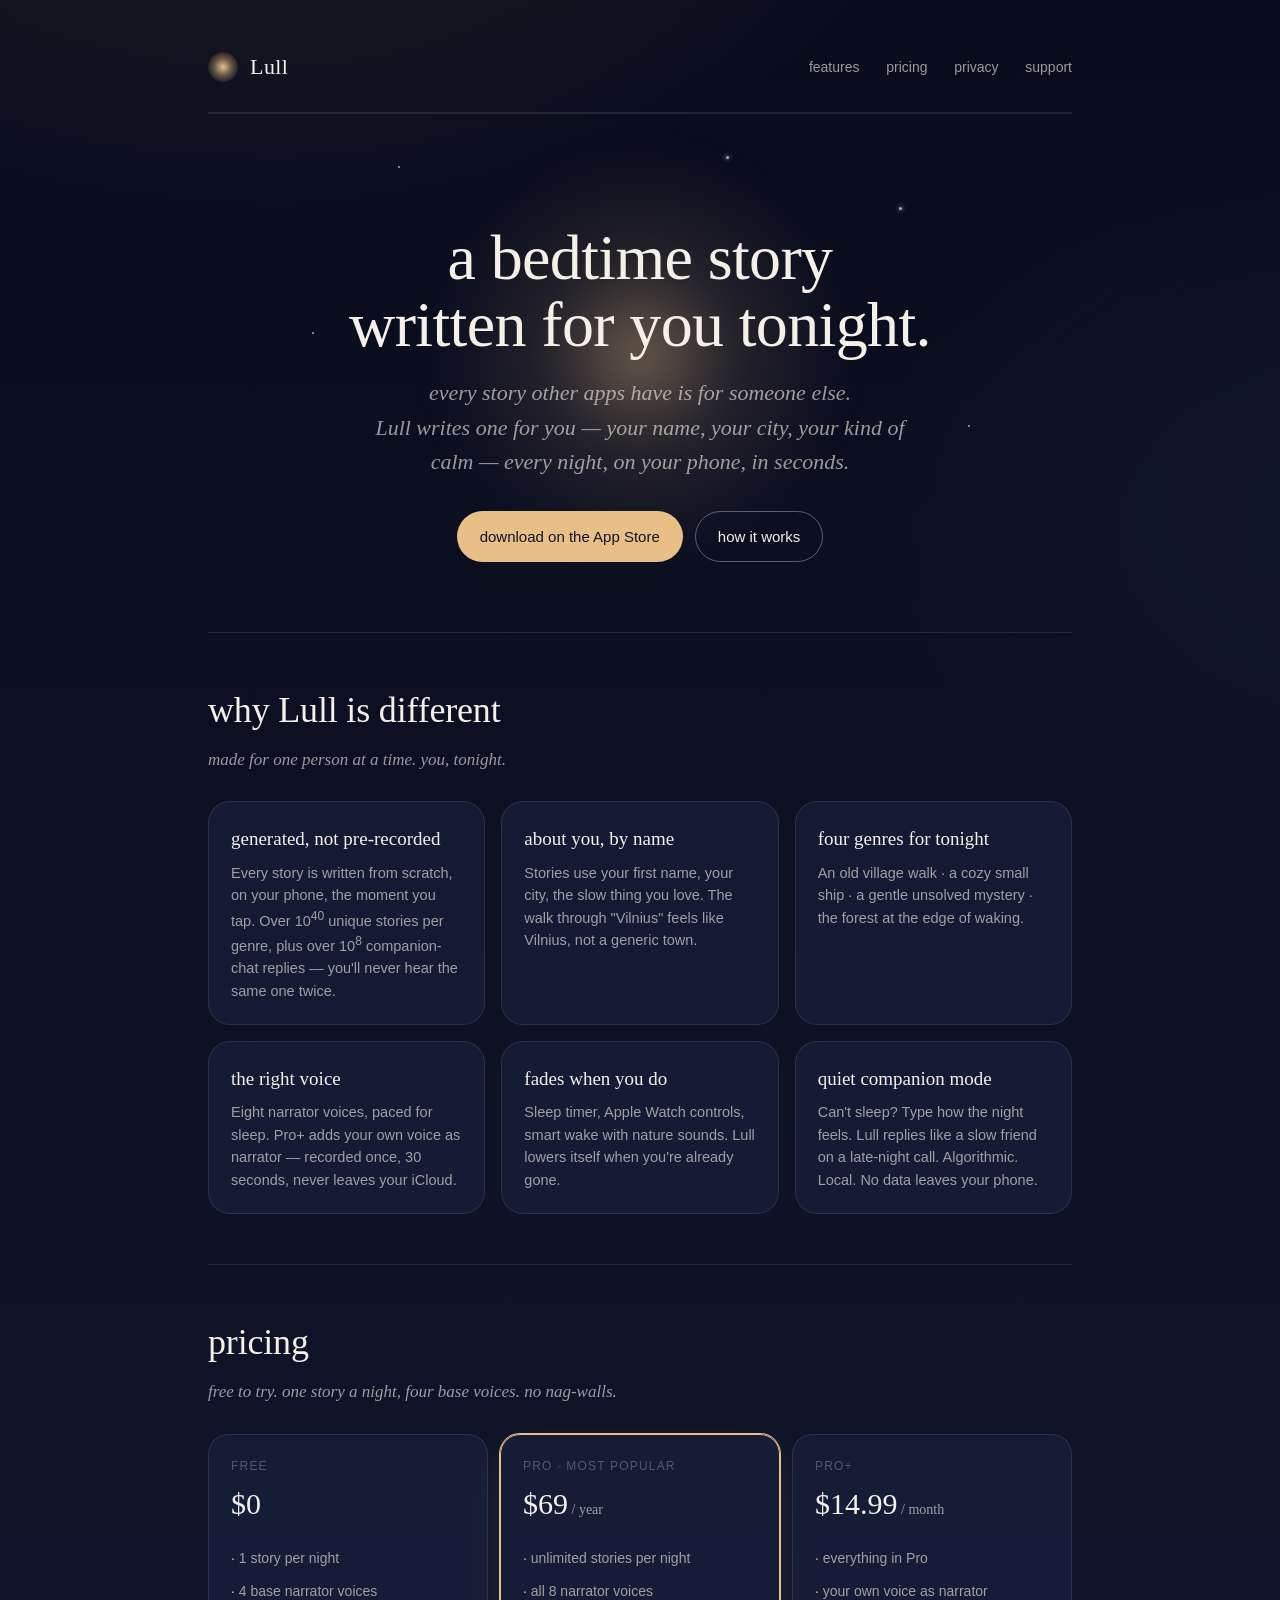
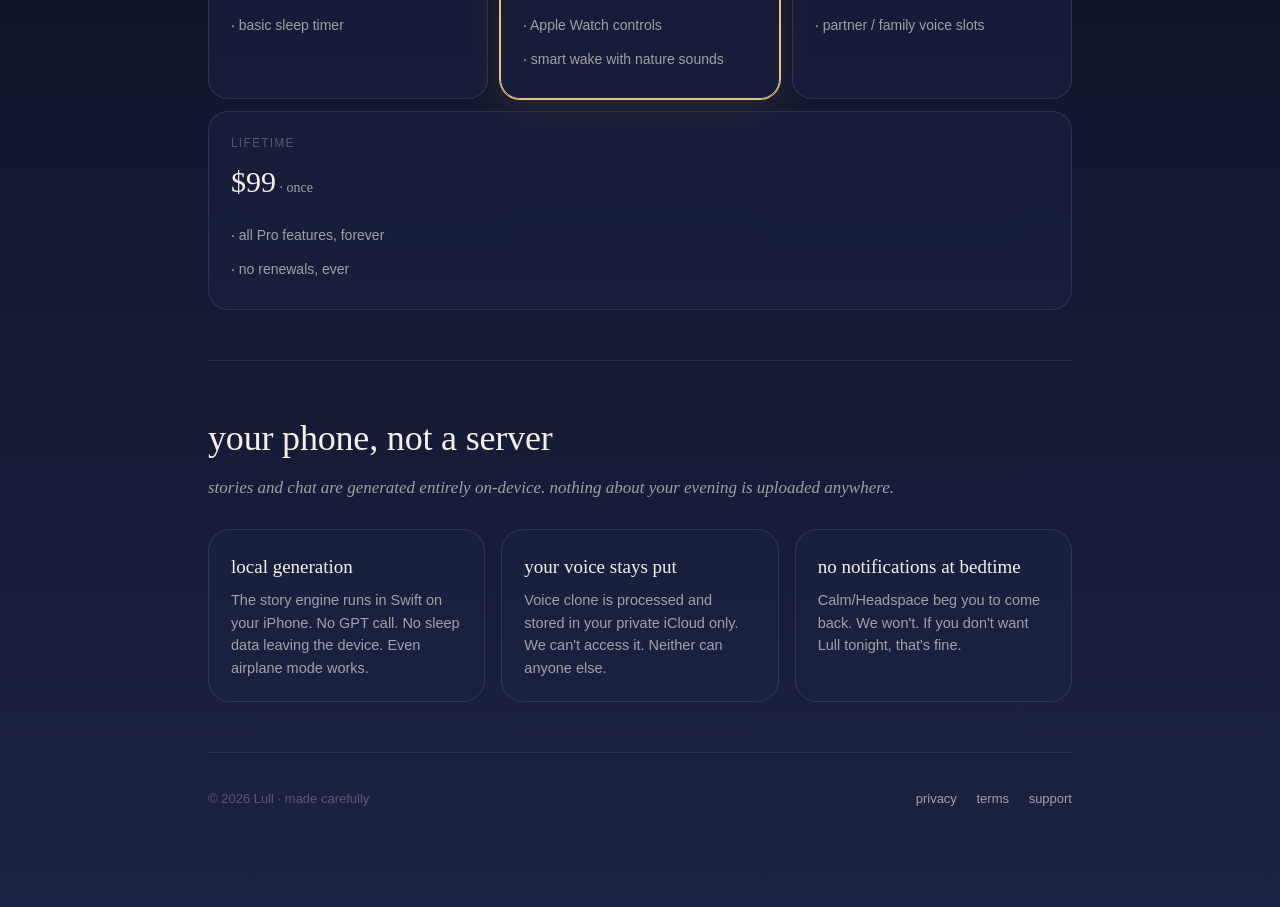
<file: docs/index.html>
<!doctype html>
<html lang="en">
<head>
  <meta charset="utf-8" />
  <meta name="viewport" content="width=device-width, initial-scale=1, viewport-fit=cover" />
  <title>Lull — AI Sleep Stories Made For You</title>
  <meta name="description" content="A bedtime story written for who you are tonight. Your name, your city, your kind of calm. 100% generated on your phone." />
  <meta name="theme-color" content="#0F1429" />
  <meta property="og:title" content="Lull — AI Sleep Stories Made For You" />
  <meta property="og:description" content="A bedtime story written for who you are tonight." />
  <meta property="og:type" content="website" />
  <link rel="stylesheet" href="assets/styles.css" />
</head>
<body>
  <div class="container">
    <header class="site">
      <div class="brand">
        <div class="lamp"></div>
        <span>Lull</span>
      </div>
      <nav class="site">
        <a href="#features">features</a>
        <a href="#pricing">pricing</a>
        <a href="privacy.html">privacy</a>
        <a href="support.html">support</a>
      </nav>
    </header>

    <section class="hero">
      <div class="glow"></div>
      <span class="star" style="left: 22%; top: 10%"></span>
      <span class="star bright" style="left: 80%; top: 18%"></span>
      <span class="star" style="left: 12%; top: 42%"></span>
      <span class="star" style="left: 88%; top: 60%"></span>
      <span class="star bright" style="left: 60%; top: 8%"></span>
      <h1>a bedtime story<br/>written for you tonight.</h1>
      <p class="lede">
        every story other apps have is for someone else.<br/>
        Lull writes one for you — your name, your city, your kind of calm —
        every night, on your phone, in seconds.
      </p>
      <div class="cta-row">
        <a class="btn primary" href="#">download on the App Store</a>
        <a class="btn ghost" href="#features">how it works</a>
      </div>
    </section>

    <section id="features">
      <h2>why Lull is different</h2>
      <p class="subtitle">made for one person at a time. you, tonight.</p>
      <div class="grid">
        <div class="card">
          <h3>generated, not pre-recorded</h3>
          <p>Every story is written from scratch, on your phone, the moment you tap. Over 10<sup>40</sup> unique stories per genre, plus over 10<sup>8</sup> companion-chat replies — you'll never hear the same one twice.</p>
        </div>
        <div class="card">
          <h3>about you, by name</h3>
          <p>Stories use your first name, your city, the slow thing you love. The walk through "Vilnius" feels like Vilnius, not a generic town.</p>
        </div>
        <div class="card">
          <h3>four genres for tonight</h3>
          <p>An old village walk · a cozy small ship · a gentle unsolved mystery · the forest at the edge of waking.</p>
        </div>
        <div class="card">
          <h3>the right voice</h3>
          <p>Eight narrator voices, paced for sleep. Pro+ adds your own voice as narrator — recorded once, 30 seconds, never leaves your iCloud.</p>
        </div>
        <div class="card">
          <h3>fades when you do</h3>
          <p>Sleep timer, Apple Watch controls, smart wake with nature sounds. Lull lowers itself when you're already gone.</p>
        </div>
        <div class="card">
          <h3>quiet companion mode</h3>
          <p>Can't sleep? Type how the night feels. Lull replies like a slow friend on a late-night call. Algorithmic. Local. No data leaves your phone.</p>
        </div>
      </div>
    </section>

    <section id="pricing">
      <h2>pricing</h2>
      <p class="subtitle">free to try. one story a night, four base voices. no nag-walls.</p>

      <div class="pricing-row">
        <div class="price-card">
          <div class="label">Free</div>
          <p class="price">$0</p>
          <ul>
            <li>1 story per night</li>
            <li>4 base narrator voices</li>
            <li>basic sleep timer</li>
          </ul>
        </div>
        <div class="price-card popular">
          <div class="label">Pro · most popular</div>
          <p class="price">$69<span> / year</span></p>
          <ul>
            <li>unlimited stories per night</li>
            <li>all 8 narrator voices</li>
            <li>Apple Watch controls</li>
            <li>smart wake with nature sounds</li>
          </ul>
        </div>
        <div class="price-card">
          <div class="label">Pro+</div>
          <p class="price">$14.99<span> / month</span></p>
          <ul>
            <li>everything in Pro</li>
            <li>your own voice as narrator</li>
            <li>partner / family voice slots</li>
          </ul>
        </div>
        <div class="price-card">
          <div class="label">Lifetime</div>
          <p class="price">$99<span> · once</span></p>
          <ul>
            <li>all Pro features, forever</li>
            <li>no renewals, ever</li>
          </ul>
        </div>
      </div>
    </section>

    <section>
      <h2>your phone, not a server</h2>
      <p class="subtitle">stories and chat are generated entirely on-device. nothing about your evening is uploaded anywhere.</p>
      <div class="grid">
        <div class="card">
          <h3>local generation</h3>
          <p>The story engine runs in Swift on your iPhone. No GPT call. No sleep data leaving the device. Even airplane mode works.</p>
        </div>
        <div class="card">
          <h3>your voice stays put</h3>
          <p>Voice clone is processed and stored in your private iCloud only. We can't access it. Neither can anyone else.</p>
        </div>
        <div class="card">
          <h3>no notifications at bedtime</h3>
          <p>Calm/Headspace beg you to come back. We won't. If you don't want Lull tonight, that's fine.</p>
        </div>
      </div>
    </section>

    <footer class="site">
      <span>© <span id="year"></span> Lull · made carefully</span>
      <div>
        <a href="privacy.html">privacy</a>
        <a href="terms.html">terms</a>
        <a href="support.html">support</a>
      </div>
    </footer>
  </div>
  <script>document.getElementById('year').textContent = new Date().getFullYear();</script>
</body>
</html>
</file>
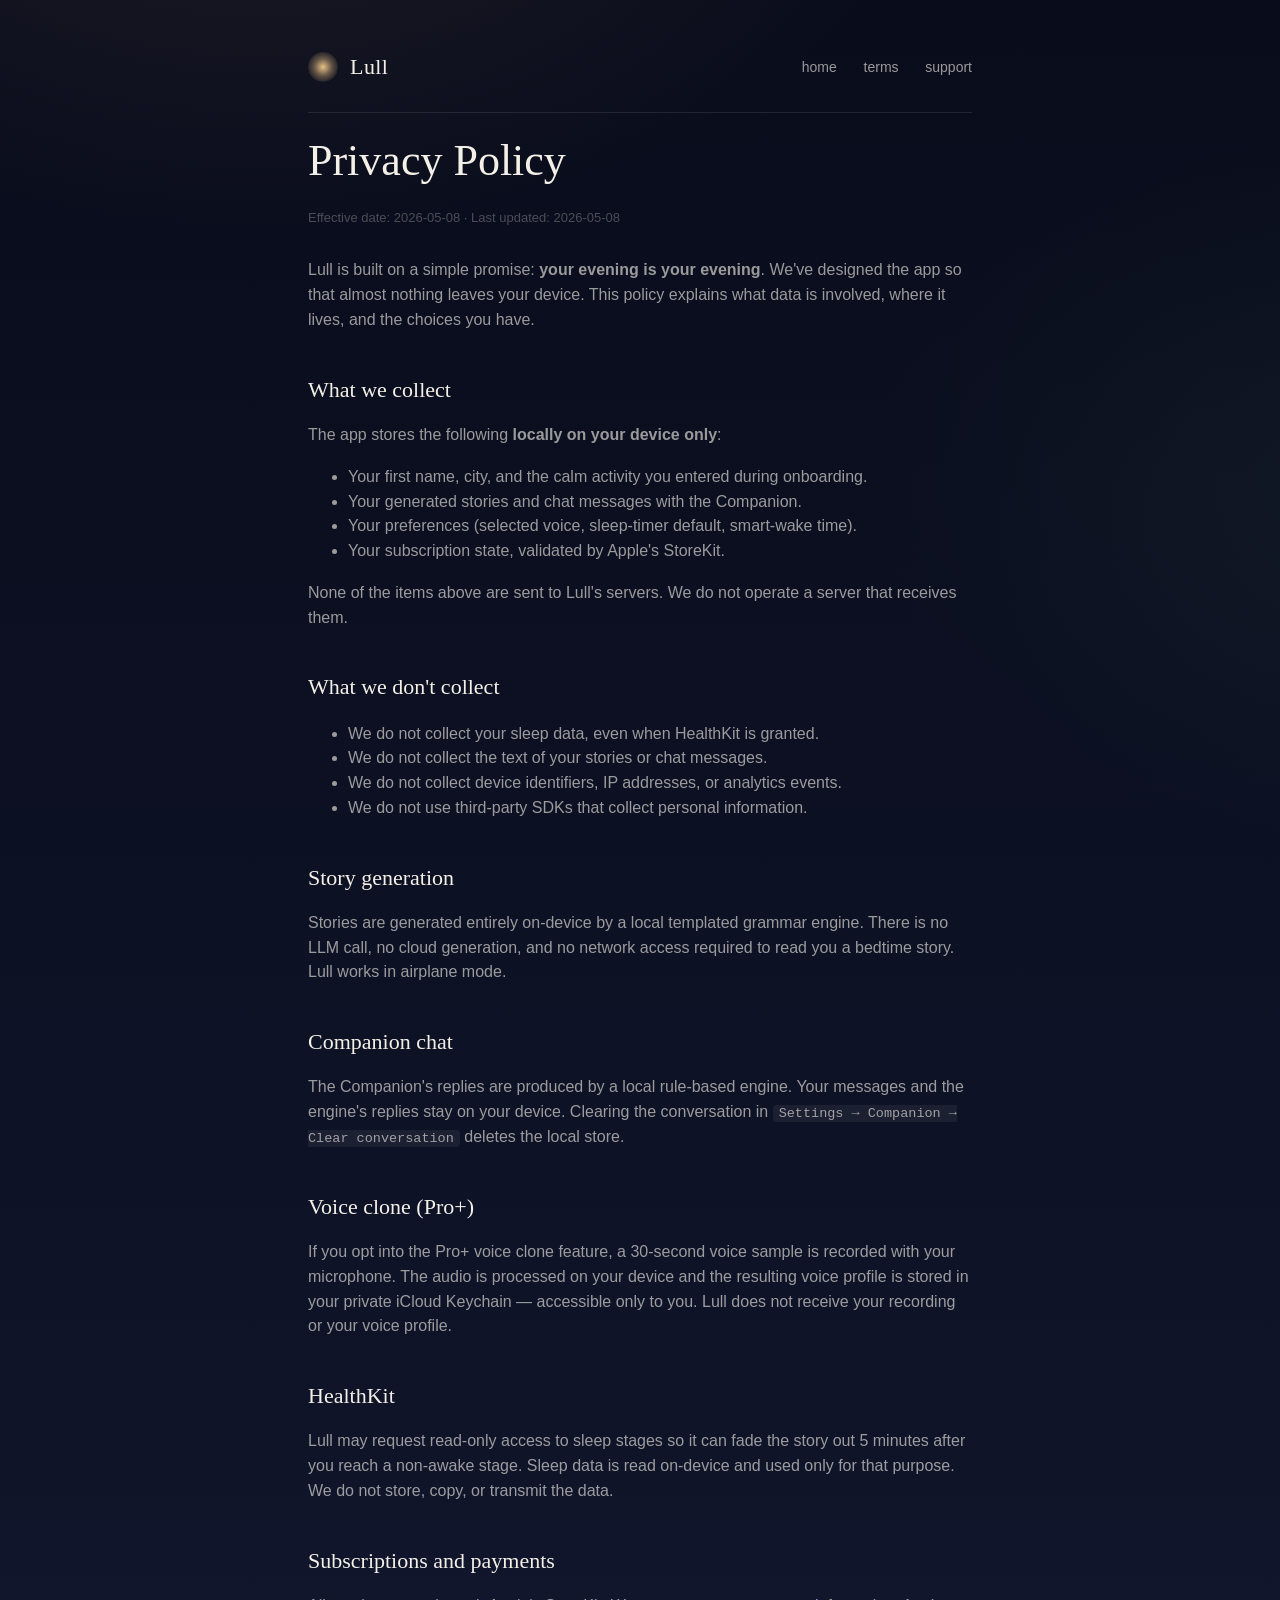
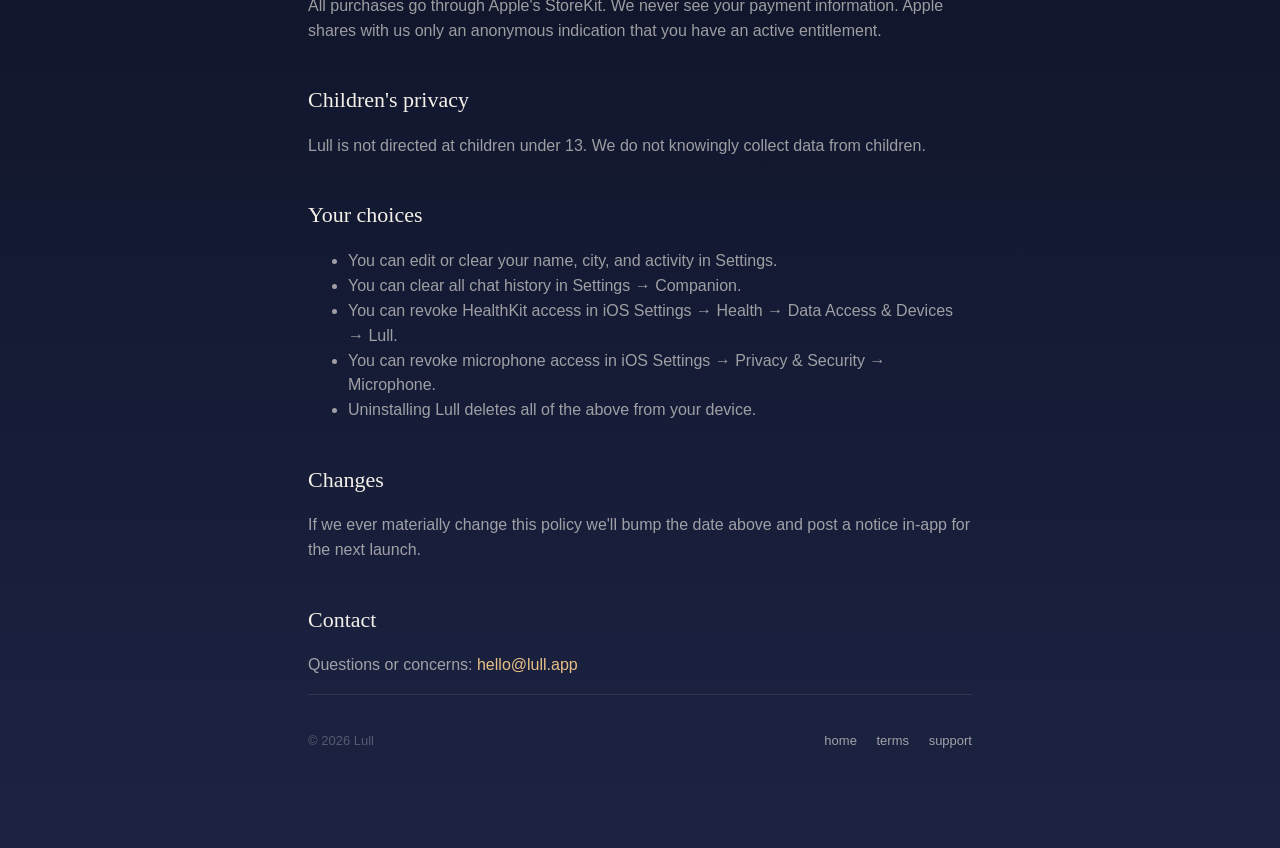
<file: docs/privacy.html>
<!doctype html>
<html lang="en">
<head>
  <meta charset="utf-8" />
  <meta name="viewport" content="width=device-width, initial-scale=1" />
  <title>Privacy Policy — Lull</title>
  <meta name="theme-color" content="#0F1429" />
  <link rel="stylesheet" href="assets/styles.css" />
</head>
<body>
  <div class="container narrow longform">
    <header class="site">
      <a href="index.html" class="brand" style="text-decoration:none;color:inherit">
        <div class="lamp"></div>
        <span>Lull</span>
      </a>
      <nav class="site">
        <a href="index.html">home</a>
        <a href="terms.html">terms</a>
        <a href="support.html">support</a>
      </nav>
    </header>

    <h1>Privacy Policy</h1>
    <p class="meta">Effective date: 2026-05-08 · Last updated: 2026-05-08</p>

    <p>Lull is built on a simple promise: <strong>your evening is your evening</strong>. We've designed the app so that almost nothing leaves your device. This policy explains what data is involved, where it lives, and the choices you have.</p>

    <h2>What we collect</h2>
    <p>The app stores the following <strong>locally on your device only</strong>:</p>
    <ul>
      <li>Your first name, city, and the calm activity you entered during onboarding.</li>
      <li>Your generated stories and chat messages with the Companion.</li>
      <li>Your preferences (selected voice, sleep-timer default, smart-wake time).</li>
      <li>Your subscription state, validated by Apple's StoreKit.</li>
    </ul>
    <p>None of the items above are sent to Lull's servers. We do not operate a server that receives them.</p>

    <h2>What we don't collect</h2>
    <ul>
      <li>We do not collect your sleep data, even when HealthKit is granted.</li>
      <li>We do not collect the text of your stories or chat messages.</li>
      <li>We do not collect device identifiers, IP addresses, or analytics events.</li>
      <li>We do not use third-party SDKs that collect personal information.</li>
    </ul>

    <h2>Story generation</h2>
    <p>Stories are generated entirely on-device by a local templated grammar engine. There is no LLM call, no cloud generation, and no network access required to read you a bedtime story. Lull works in airplane mode.</p>

    <h2>Companion chat</h2>
    <p>The Companion's replies are produced by a local rule-based engine. Your messages and the engine's replies stay on your device. Clearing the conversation in <code>Settings → Companion → Clear conversation</code> deletes the local store.</p>

    <h2>Voice clone (Pro+)</h2>
    <p>If you opt into the Pro+ voice clone feature, a 30-second voice sample is recorded with your microphone. The audio is processed on your device and the resulting voice profile is stored in your private iCloud Keychain — accessible only to you. Lull does not receive your recording or your voice profile.</p>

    <h2>HealthKit</h2>
    <p>Lull may request read-only access to sleep stages so it can fade the story out 5 minutes after you reach a non-awake stage. Sleep data is read on-device and used only for that purpose. We do not store, copy, or transmit the data.</p>

    <h2>Subscriptions and payments</h2>
    <p>All purchases go through Apple's StoreKit. We never see your payment information. Apple shares with us only an anonymous indication that you have an active entitlement.</p>

    <h2>Children's privacy</h2>
    <p>Lull is not directed at children under 13. We do not knowingly collect data from children.</p>

    <h2>Your choices</h2>
    <ul>
      <li>You can edit or clear your name, city, and activity in Settings.</li>
      <li>You can clear all chat history in Settings → Companion.</li>
      <li>You can revoke HealthKit access in iOS Settings → Health → Data Access &amp; Devices → Lull.</li>
      <li>You can revoke microphone access in iOS Settings → Privacy &amp; Security → Microphone.</li>
      <li>Uninstalling Lull deletes all of the above from your device.</li>
    </ul>

    <h2>Changes</h2>
    <p>If we ever materially change this policy we'll bump the date above and post a notice in-app for the next launch.</p>

    <h2>Contact</h2>
    <p>Questions or concerns: <a href="mailto:hello@lull.app">hello@lull.app</a></p>

    <footer class="site">
      <span>© <span id="year"></span> Lull</span>
      <div>
        <a href="index.html">home</a>
        <a href="terms.html">terms</a>
        <a href="support.html">support</a>
      </div>
    </footer>
  </div>
  <script>document.getElementById('year').textContent = new Date().getFullYear();</script>
</body>
</html>
</file>
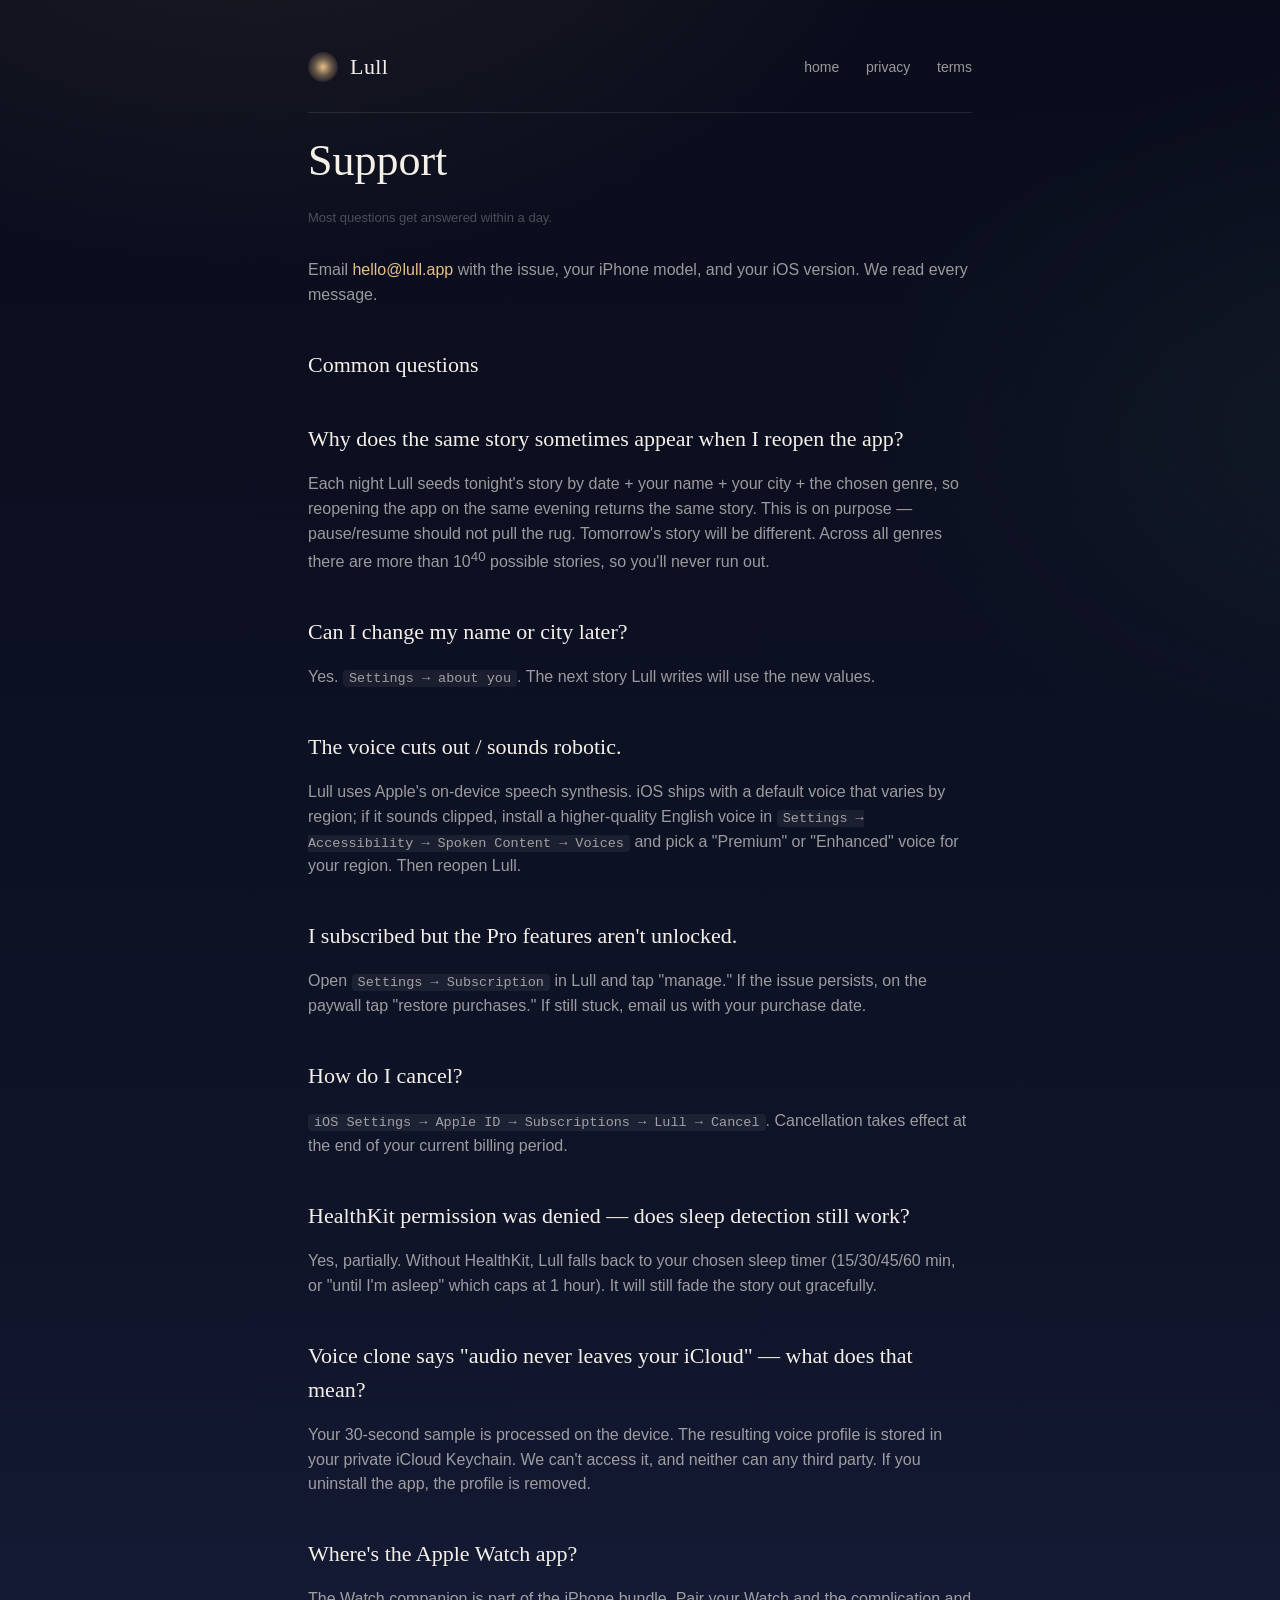
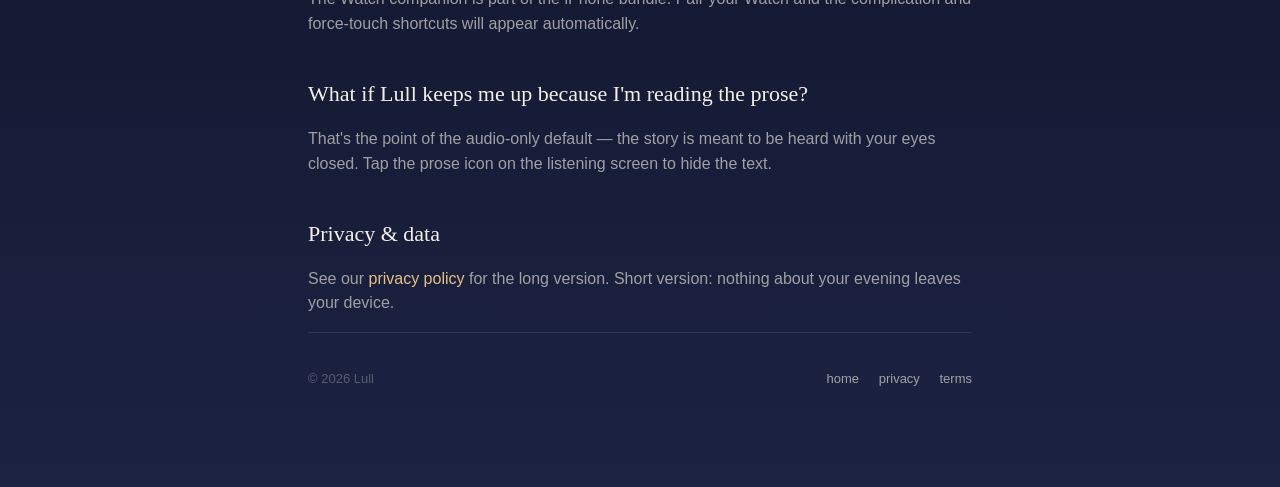
<file: docs/support.html>
<!doctype html>
<html lang="en">
<head>
  <meta charset="utf-8" />
  <meta name="viewport" content="width=device-width, initial-scale=1" />
  <title>Support — Lull</title>
  <meta name="theme-color" content="#0F1429" />
  <link rel="stylesheet" href="assets/styles.css" />
</head>
<body>
  <div class="container narrow longform">
    <header class="site">
      <a href="index.html" class="brand" style="text-decoration:none;color:inherit">
        <div class="lamp"></div>
        <span>Lull</span>
      </a>
      <nav class="site">
        <a href="index.html">home</a>
        <a href="privacy.html">privacy</a>
        <a href="terms.html">terms</a>
      </nav>
    </header>

    <h1>Support</h1>
    <p class="meta">Most questions get answered within a day.</p>

    <p>Email <a href="mailto:hello@lull.app">hello@lull.app</a> with the issue, your iPhone model, and your iOS version. We read every message.</p>

    <h2>Common questions</h2>

    <h2>Why does the same story sometimes appear when I reopen the app?</h2>
    <p>Each night Lull seeds tonight's story by date + your name + your city + the chosen genre, so reopening the app on the same evening returns the same story. This is on purpose — pause/resume should not pull the rug. Tomorrow's story will be different. Across all genres there are more than 10<sup>40</sup> possible stories, so you'll never run out.</p>

    <h2>Can I change my name or city later?</h2>
    <p>Yes. <code>Settings → about you</code>. The next story Lull writes will use the new values.</p>

    <h2>The voice cuts out / sounds robotic.</h2>
    <p>Lull uses Apple's on-device speech synthesis. iOS ships with a default voice that varies by region; if it sounds clipped, install a higher-quality English voice in <code>Settings → Accessibility → Spoken Content → Voices</code> and pick a "Premium" or "Enhanced" voice for your region. Then reopen Lull.</p>

    <h2>I subscribed but the Pro features aren't unlocked.</h2>
    <p>Open <code>Settings → Subscription</code> in Lull and tap "manage." If the issue persists, on the paywall tap "restore purchases." If still stuck, email us with your purchase date.</p>

    <h2>How do I cancel?</h2>
    <p><code>iOS Settings → Apple ID → Subscriptions → Lull → Cancel</code>. Cancellation takes effect at the end of your current billing period.</p>

    <h2>HealthKit permission was denied — does sleep detection still work?</h2>
    <p>Yes, partially. Without HealthKit, Lull falls back to your chosen sleep timer (15/30/45/60 min, or "until I'm asleep" which caps at 1 hour). It will still fade the story out gracefully.</p>

    <h2>Voice clone says "audio never leaves your iCloud" — what does that mean?</h2>
    <p>Your 30-second sample is processed on the device. The resulting voice profile is stored in your private iCloud Keychain. We can't access it, and neither can any third party. If you uninstall the app, the profile is removed.</p>

    <h2>Where's the Apple Watch app?</h2>
    <p>The Watch companion is part of the iPhone bundle. Pair your Watch and the complication and force-touch shortcuts will appear automatically.</p>

    <h2>What if Lull keeps me up because I'm reading the prose?</h2>
    <p>That's the point of the audio-only default — the story is meant to be heard with your eyes closed. Tap the prose icon on the listening screen to hide the text.</p>

    <h2>Privacy &amp; data</h2>
    <p>See our <a href="privacy.html">privacy policy</a> for the long version. Short version: nothing about your evening leaves your device.</p>

    <footer class="site">
      <span>© <span id="year"></span> Lull</span>
      <div>
        <a href="index.html">home</a>
        <a href="privacy.html">privacy</a>
        <a href="terms.html">terms</a>
      </div>
    </footer>
  </div>
  <script>document.getElementById('year').textContent = new Date().getFullYear();</script>
</body>
</html>
</file>
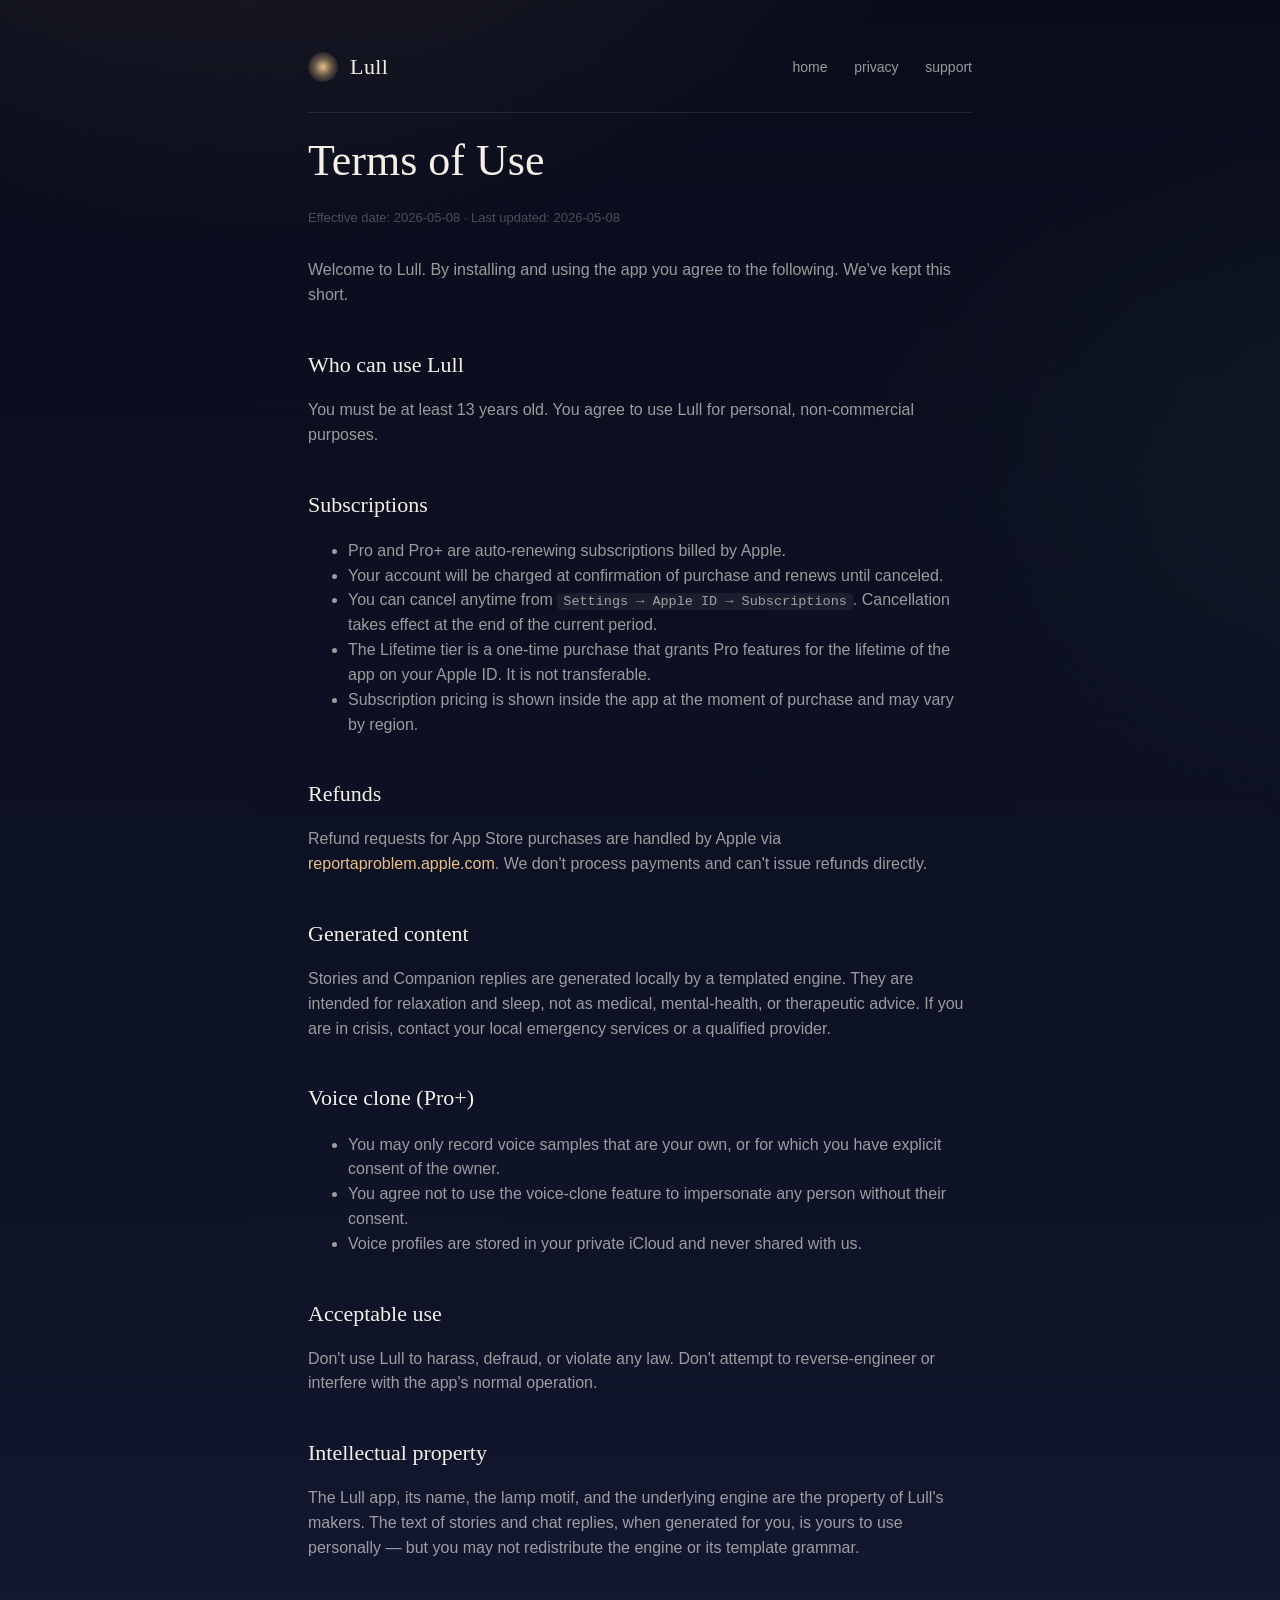
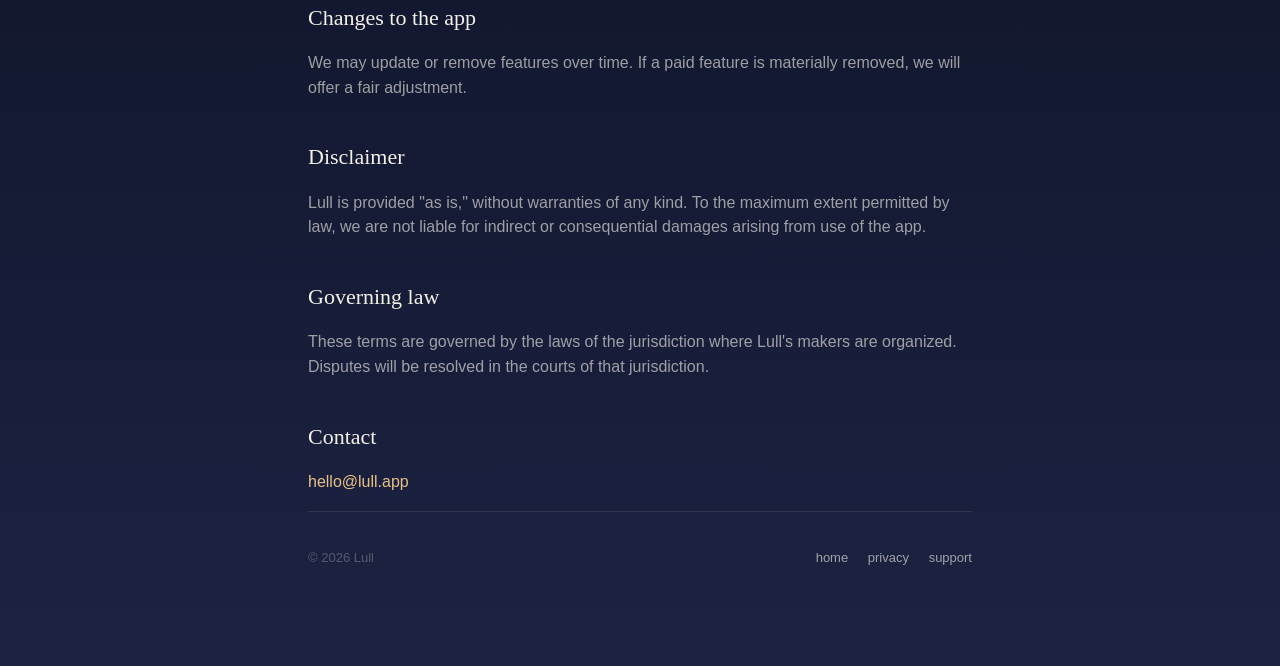
<file: docs/terms.html>
<!doctype html>
<html lang="en">
<head>
  <meta charset="utf-8" />
  <meta name="viewport" content="width=device-width, initial-scale=1" />
  <title>Terms of Use — Lull</title>
  <meta name="theme-color" content="#0F1429" />
  <link rel="stylesheet" href="assets/styles.css" />
</head>
<body>
  <div class="container narrow longform">
    <header class="site">
      <a href="index.html" class="brand" style="text-decoration:none;color:inherit">
        <div class="lamp"></div>
        <span>Lull</span>
      </a>
      <nav class="site">
        <a href="index.html">home</a>
        <a href="privacy.html">privacy</a>
        <a href="support.html">support</a>
      </nav>
    </header>

    <h1>Terms of Use</h1>
    <p class="meta">Effective date: 2026-05-08 · Last updated: 2026-05-08</p>

    <p>Welcome to Lull. By installing and using the app you agree to the following. We've kept this short.</p>

    <h2>Who can use Lull</h2>
    <p>You must be at least 13 years old. You agree to use Lull for personal, non-commercial purposes.</p>

    <h2>Subscriptions</h2>
    <ul>
      <li>Pro and Pro+ are auto-renewing subscriptions billed by Apple.</li>
      <li>Your account will be charged at confirmation of purchase and renews until canceled.</li>
      <li>You can cancel anytime from <code>Settings → Apple ID → Subscriptions</code>. Cancellation takes effect at the end of the current period.</li>
      <li>The Lifetime tier is a one-time purchase that grants Pro features for the lifetime of the app on your Apple ID. It is not transferable.</li>
      <li>Subscription pricing is shown inside the app at the moment of purchase and may vary by region.</li>
    </ul>

    <h2>Refunds</h2>
    <p>Refund requests for App Store purchases are handled by Apple via <a href="https://reportaproblem.apple.com">reportaproblem.apple.com</a>. We don't process payments and can't issue refunds directly.</p>

    <h2>Generated content</h2>
    <p>Stories and Companion replies are generated locally by a templated engine. They are intended for relaxation and sleep, not as medical, mental-health, or therapeutic advice. If you are in crisis, contact your local emergency services or a qualified provider.</p>

    <h2>Voice clone (Pro+)</h2>
    <ul>
      <li>You may only record voice samples that are your own, or for which you have explicit consent of the owner.</li>
      <li>You agree not to use the voice-clone feature to impersonate any person without their consent.</li>
      <li>Voice profiles are stored in your private iCloud and never shared with us.</li>
    </ul>

    <h2>Acceptable use</h2>
    <p>Don't use Lull to harass, defraud, or violate any law. Don't attempt to reverse-engineer or interfere with the app's normal operation.</p>

    <h2>Intellectual property</h2>
    <p>The Lull app, its name, the lamp motif, and the underlying engine are the property of Lull's makers. The text of stories and chat replies, when generated for you, is yours to use personally — but you may not redistribute the engine or its template grammar.</p>

    <h2>Changes to the app</h2>
    <p>We may update or remove features over time. If a paid feature is materially removed, we will offer a fair adjustment.</p>

    <h2>Disclaimer</h2>
    <p>Lull is provided "as is," without warranties of any kind. To the maximum extent permitted by law, we are not liable for indirect or consequential damages arising from use of the app.</p>

    <h2>Governing law</h2>
    <p>These terms are governed by the laws of the jurisdiction where Lull's makers are organized. Disputes will be resolved in the courts of that jurisdiction.</p>

    <h2>Contact</h2>
    <p><a href="mailto:hello@lull.app">hello@lull.app</a></p>

    <footer class="site">
      <span>© <span id="year"></span> Lull</span>
      <div>
        <a href="index.html">home</a>
        <a href="privacy.html">privacy</a>
        <a href="support.html">support</a>
      </div>
    </footer>
  </div>
  <script>document.getElementById('year').textContent = new Date().getFullYear();</script>
</body>
</html>
</file>
<file: docs/assets/styles.css>
/* Lull — single shared stylesheet
   Palette mirrored from UI.md: midnight, moon-cream, warm lamp, forest. */

:root {
  --midnight:    #0F1429;
  --night-deep:  #090C1B;
  --night-soft:  #1C2342;
  --moon:        #F4F0E8;
  --moon-soft:   rgba(244, 240, 232, 0.62);
  --moon-faint:  rgba(244, 240, 232, 0.28);
  --lamp:        #E8C087;
  --forest:      #2D4A3E;
  --hairline:    rgba(244, 240, 232, 0.10);

  --serif: ui-serif, "New York", "Iowan Old Style", "Iowan", "Palatino Linotype", Georgia, serif;
  --sans:  -apple-system, BlinkMacSystemFont, "SF Pro Text", "Inter", "Helvetica Neue", Arial, sans-serif;
}

* { box-sizing: border-box; }

html, body {
  margin: 0;
  padding: 0;
  background: var(--midnight);
  color: var(--moon);
  font-family: var(--sans);
  font-size: 17px;
  line-height: 1.55;
  -webkit-font-smoothing: antialiased;
  text-rendering: optimizeLegibility;
}

body {
  background:
    radial-gradient(1200px 800px at 20% -10%, rgba(232, 192, 135, 0.10), transparent 60%),
    radial-gradient(900px 600px at 110% 20%, rgba(45, 74, 62, 0.18), transparent 60%),
    linear-gradient(180deg, var(--night-deep) 0%, var(--midnight) 60%, var(--night-soft) 100%);
  min-height: 100vh;
}

a { color: var(--lamp); text-decoration: none; transition: opacity 0.15s ease; }
a:hover { opacity: 0.78; }

/* Layout */
.container {
  max-width: 920px;
  margin: 0 auto;
  padding: 28px 28px 80px;
}
.narrow { max-width: 720px; }

/* Header */
header.site {
  display: flex;
  align-items: center;
  justify-content: space-between;
  padding: 22px 0 28px;
  border-bottom: 1px solid var(--hairline);
}
.brand {
  display: flex; align-items: center; gap: 12px;
  font-family: var(--serif);
  font-size: 22px;
  letter-spacing: 0.02em;
}
.brand .lamp {
  width: 30px; height: 30px;
  background: radial-gradient(circle at 50% 50%, var(--lamp) 0%, rgba(232,192,135,0.4) 40%, transparent 80%);
  border-radius: 50%;
  filter: blur(0.4px);
}
nav.site a {
  color: var(--moon-soft);
  margin-left: 22px;
  font-size: 14px;
}
nav.site a:hover { color: var(--moon); opacity: 1; }

/* Hero */
.hero {
  text-align: center;
  padding: 110px 12px 70px;
  position: relative;
}
.hero .glow {
  position: absolute; left: 50%; top: 30px; transform: translateX(-50%);
  width: 420px; height: 420px;
  background: radial-gradient(circle at 50% 50%, rgba(232,192,135,0.45) 0%, rgba(232,192,135,0.12) 30%, transparent 70%);
  filter: blur(20px);
  pointer-events: none;
}
.hero h1 {
  font-family: var(--serif);
  font-size: clamp(38px, 6vw, 64px);
  line-height: 1.05;
  letter-spacing: -0.01em;
  margin: 0 0 18px;
  font-weight: 400;
  position: relative;
}
.hero p.lede {
  font-family: var(--serif);
  font-style: italic;
  font-size: clamp(17px, 2vw, 22px);
  color: var(--moon-soft);
  max-width: 560px;
  margin: 0 auto 32px;
  position: relative;
}
.cta-row {
  display: inline-flex; gap: 12px; flex-wrap: wrap; justify-content: center;
  position: relative;
}
.btn {
  display: inline-flex; align-items: center; gap: 8px;
  padding: 13px 22px;
  border-radius: 999px;
  font-size: 15px; font-weight: 500;
  border: 1px solid transparent;
  cursor: pointer;
  transition: transform 0.1s ease, opacity 0.15s ease;
}
.btn:active { transform: scale(0.98); }
.btn.primary {
  background: var(--lamp);
  color: var(--midnight);
}
.btn.ghost {
  background: transparent;
  color: var(--moon);
  border-color: rgba(244, 240, 232, 0.35);
}

/* Section */
section { padding: 50px 0; border-top: 1px solid var(--hairline); }
section h2 {
  font-family: var(--serif);
  font-weight: 400;
  font-size: clamp(28px, 3.5vw, 36px);
  margin: 0 0 8px;
  letter-spacing: -0.005em;
}
section .subtitle {
  font-family: var(--serif);
  font-style: italic;
  color: var(--moon-soft);
  margin: 0 0 28px;
}

/* Grid */
.grid {
  display: grid; gap: 16px;
  grid-template-columns: repeat(auto-fit, minmax(240px, 1fr));
}
.card {
  padding: 22px;
  border-radius: 22px;
  background: rgba(28, 35, 66, 0.55);
  border: 1px solid var(--hairline);
}
.card h3 {
  font-family: var(--serif);
  font-weight: 500;
  font-size: 19px;
  margin: 0 0 8px;
}
.card p {
  margin: 0;
  color: var(--moon-soft);
  font-size: 14.5px;
}

/* Pricing */
.pricing-row {
  display: flex; gap: 12px; flex-wrap: wrap;
  margin-top: 18px;
}
.price-card {
  flex: 1 1 220px;
  padding: 22px;
  border-radius: 20px;
  background: rgba(28, 35, 66, 0.55);
  border: 1px solid var(--hairline);
}
.price-card.popular {
  border-color: var(--lamp);
  box-shadow: 0 0 0 1px var(--lamp), 0 14px 40px rgba(232,192,135,0.10);
}
.price-card .label {
  font-size: 12px;
  text-transform: uppercase;
  letter-spacing: 0.1em;
  color: var(--moon-faint);
  margin-bottom: 6px;
}
.price-card .price {
  font-family: var(--serif);
  font-size: 30px;
  margin: 0 0 4px;
}
.price-card .price span { font-size: 14px; color: var(--moon-soft); }
.price-card ul {
  list-style: none; padding: 0; margin: 14px 0 0;
}
.price-card li {
  font-size: 14px;
  color: var(--moon-soft);
  padding: 6px 0;
}
.price-card li::before {
  content: "·  ";
  color: var(--lamp);
}

/* Footer */
footer.site {
  padding: 36px 0 18px;
  border-top: 1px solid var(--hairline);
  display: flex; justify-content: space-between; flex-wrap: wrap;
  gap: 12px;
  font-size: 13px;
  color: var(--moon-faint);
}
footer.site a { color: var(--moon-soft); margin-left: 16px; }
footer.site a:first-of-type { margin-left: 0; }

/* Long-form (privacy / terms / support) */
.longform h1 {
  font-family: var(--serif); font-weight: 400;
  font-size: clamp(32px, 4.5vw, 44px);
  margin: 14px 0 6px;
}
.longform .meta {
  color: var(--moon-faint); font-size: 13px; margin-bottom: 30px;
}
.longform h2 {
  font-family: var(--serif); font-weight: 500;
  font-size: 22px;
  margin: 40px 0 8px;
}
.longform p, .longform li { color: var(--moon-soft); font-size: 16px; }
.longform code {
  background: rgba(244,240,232,0.06);
  padding: 1px 6px; border-radius: 4px;
  font-size: 13.5px;
}

/* Stars (decorative) */
.star {
  position: absolute;
  width: 2px; height: 2px;
  background: rgba(244, 240, 232, 0.7);
  border-radius: 50%;
}
.star.bright { width: 3px; height: 3px; box-shadow: 0 0 4px rgba(244, 240, 232, 0.9); }

/* Responsive */
@media (max-width: 600px) {
  .container { padding: 18px 18px 60px; }
  nav.site a { margin-left: 14px; }
  .hero { padding: 70px 8px 50px; }
}
</file>
